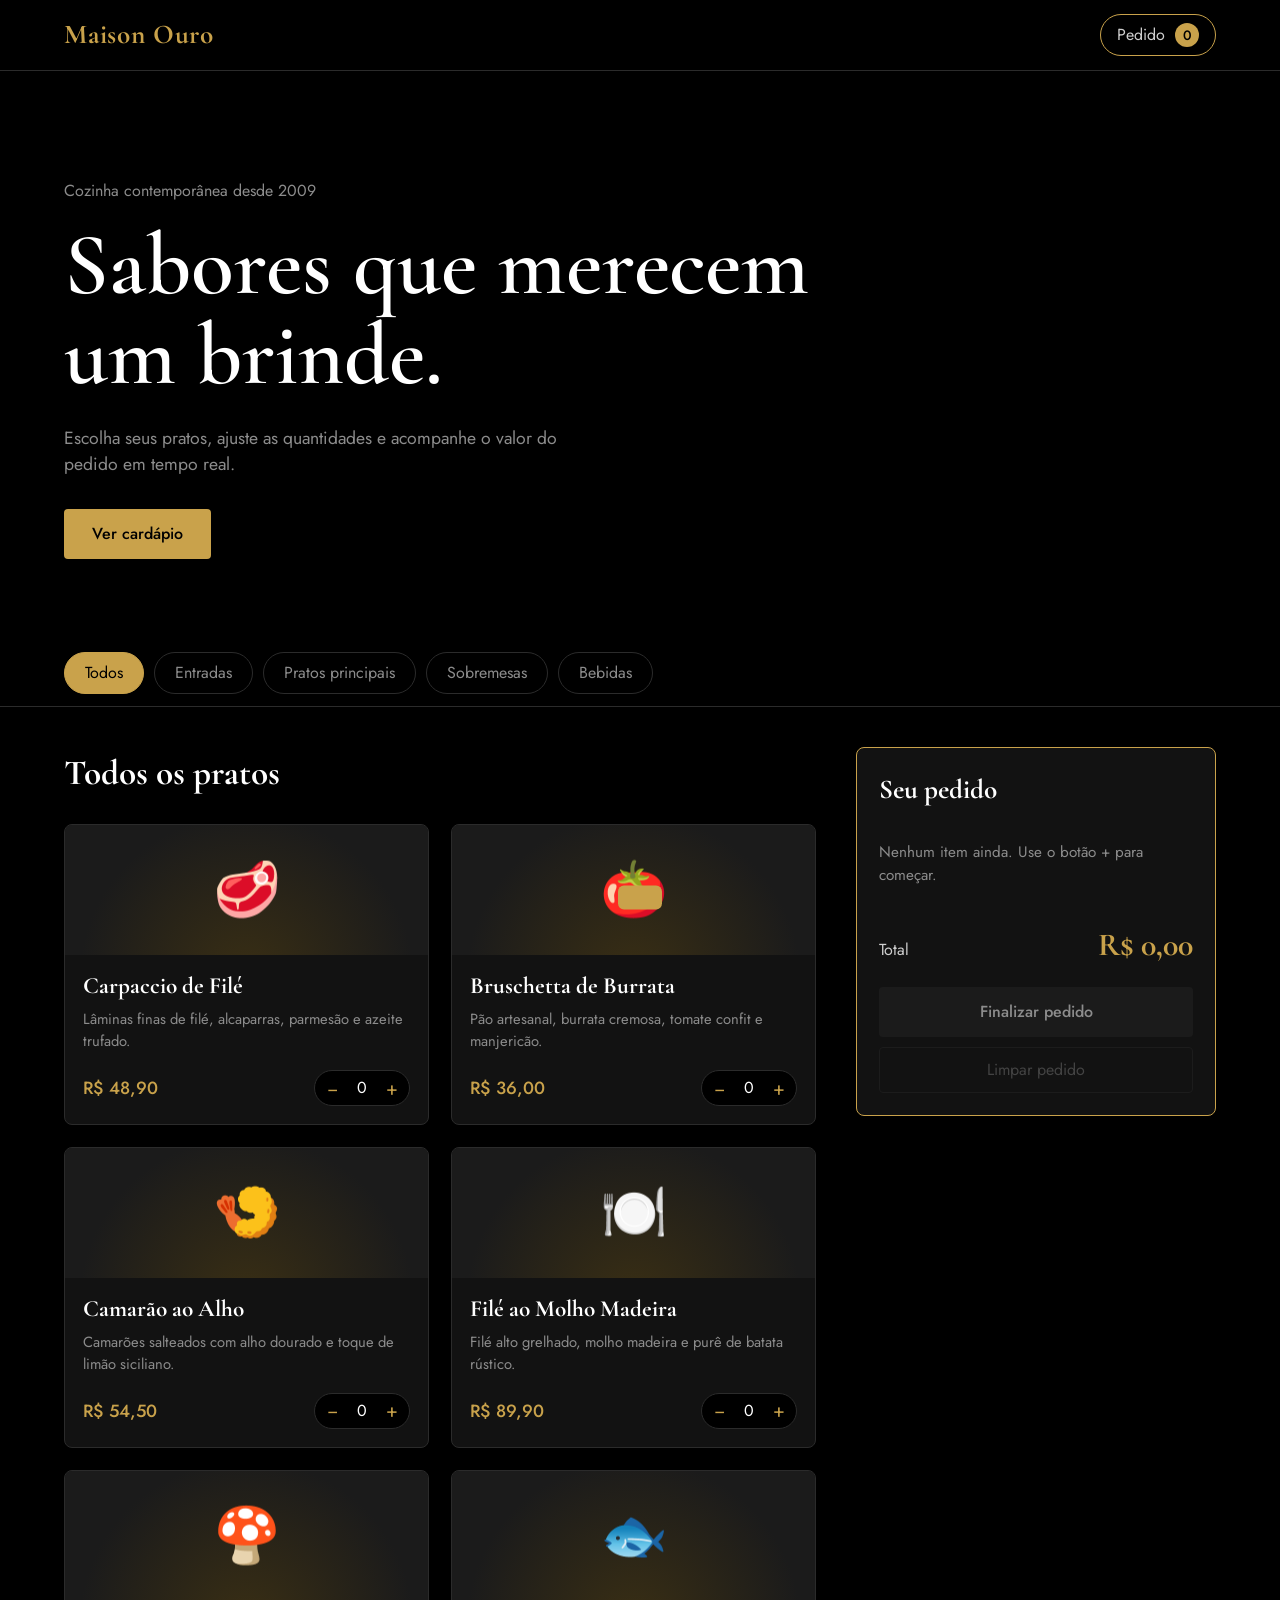
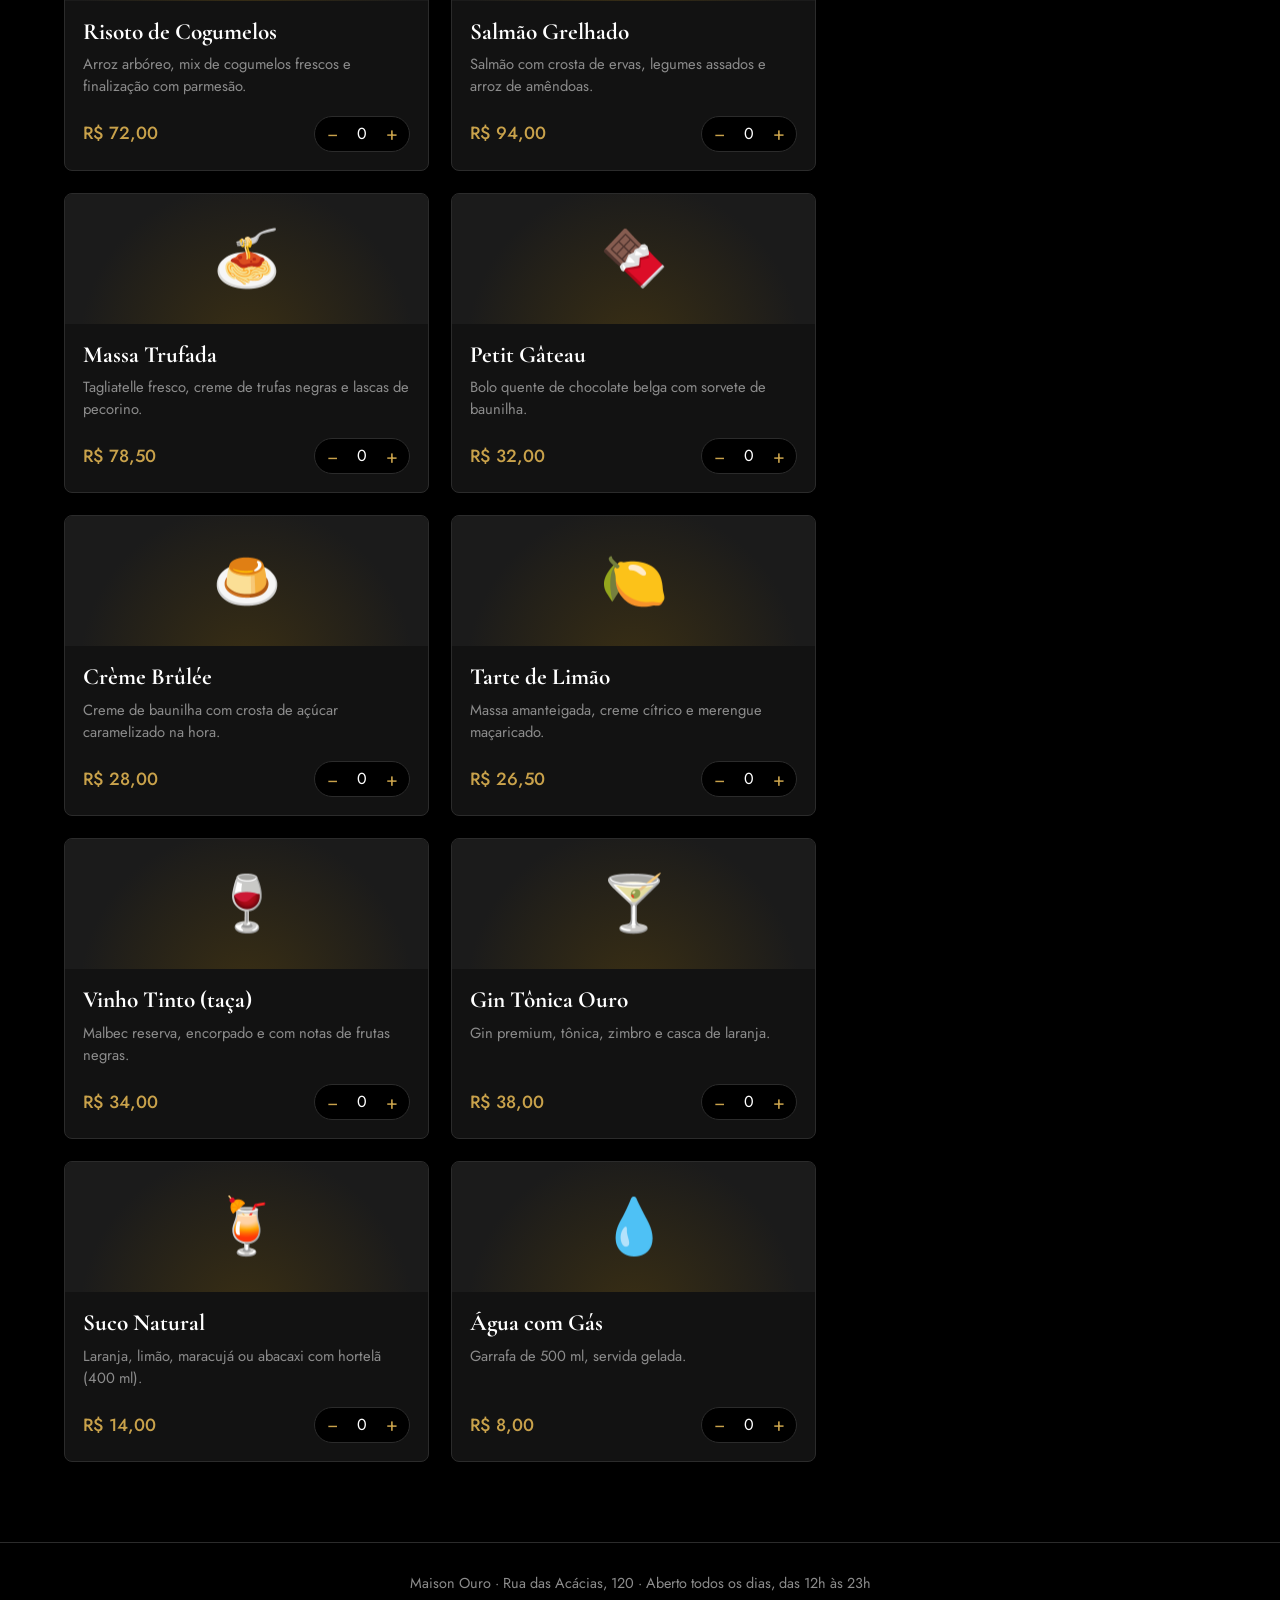
<file: index.html>
<!DOCTYPE html>
<html lang="pt-BR">
<head>
  <meta charset="UTF-8">
  <meta name="viewport" content="width=device-width, initial-scale=1">
  <title>Maison Ouro – Cardápio Digital</title>
  <link rel="preconnect" href="https://fonts.googleapis.com">
  <link rel="preconnect" href="https://fonts.gstatic.com" crossorigin>
  <link href="https://fonts.googleapis.com/css2?family=Cormorant+Garamond:wght@500;600;700&family=Jost:wght@400;500&display=swap" rel="stylesheet">
  <link rel="stylesheet" href="css/style.css">
</head>
<body>
  <header class="topo">
    <span class="marca">Maison Ouro</span>
    <button class="btn-carrinho" id="abrirCarrinho" aria-label="Abrir pedido">
      Pedido <span class="contador" id="contador">0</span>
    </button>
  </header>

  <section class="hero">
    <p class="hero-sub">Cozinha contemporânea desde 2009</p>
    <h1>Sabores que merecem<br>um brinde.</h1>
    <p class="hero-txt">Escolha seus pratos, ajuste as quantidades e acompanhe o valor do pedido em tempo real.</p>
    <a href="#cardapio" class="btn-ouro">Ver cardápio</a>
  </section>

  <nav class="categorias" id="categorias" aria-label="Categorias do cardápio"></nav>

  <main class="layout" id="cardapio">
    <section>
      <h2 class="titulo-secao" id="tituloSecao">Todos os pratos</h2>
      <div class="grade" id="grade"></div>
    </section>

    <aside class="carrinho" id="carrinho" aria-label="Seu pedido">
      <div class="carrinho-topo">
        <h2>Seu pedido</h2>
        <button class="fechar" id="fecharCarrinho" aria-label="Fechar pedido">&times;</button>
      </div>
      <ul class="itens" id="itens"></ul>
      <p class="vazio" id="vazio">Nenhum item ainda. Use o botão + para começar.</p>
      <div class="total">
        <span>Total</span>
        <strong id="total">R$ 0,00</strong>
      </div>
      <button class="btn-ouro cheio" id="finalizar" disabled>Finalizar pedido</button>
      <button class="btn-limpar" id="limpar" disabled>Limpar pedido</button>
    </aside>
  </main>

  <footer class="rodape">Maison Ouro · Rua das Acácias, 120 · Aberto todos os dias, das 12h às 23h</footer>

  <dialog id="resumo">
    <h2>Confirme seu pedido</h2>
    <ul class="itens" id="resumoItens"></ul>
    <div class="total"><span>Total</span><strong id="resumoTotal"></strong></div>
    <div class="acoes">
      <button class="btn-limpar" id="voltar">Voltar</button>
      <button class="btn-ouro" id="confirmar">Confirmar pedido</button>
    </div>
  </dialog>

  <div class="aviso" id="aviso" role="status"></div>
  <script src="js/script.js"></script>
</body>
</html>
</file>
<file: css/style.css>
:root {
  --preto: #000;
  --superficie: #121212;
  --superficie-2: #1b1b1b;
  --ouro: #c9a24b;
  --ouro-claro: #e3c477;
  --cinza: #8c8c8c;
  --cinza-claro: #cfcfcf;
  --linha: #2b2b2b;
  --serif: "Cormorant Garamond", Georgia, serif;
  --sans: "Jost", system-ui, sans-serif;
}
* { box-sizing: border-box; margin: 0; padding: 0; }
html { scroll-behavior: smooth; scroll-padding-top: 130px; }
body { background: var(--preto); color: var(--cinza-claro); font-family: var(--sans); line-height: 1.5; }
button { font: inherit; cursor: pointer; border: 0; }
:focus-visible { outline: 2px solid var(--ouro); outline-offset: 2px; }

/* Topo */
.topo { position: sticky; top: 0; z-index: 20; display: flex; justify-content: space-between; align-items: center;
  padding: 14px 5vw; background: var(--preto); border-bottom: 1px solid var(--linha); }
.marca { font-family: var(--serif); font-size: 1.7rem; font-weight: 700; color: var(--ouro); letter-spacing: .03em; }
.btn-carrinho { background: transparent; color: var(--cinza-claro); border: 1px solid var(--ouro); padding: 8px 16px; border-radius: 999px; display: flex; gap: 10px; align-items: center; }
.contador { background: var(--ouro); color: var(--preto); font-weight: 500; min-width: 24px; height: 24px; border-radius: 999px; display: grid; place-items: center; font-size: .85rem; }

/* Hero */
.hero { padding: 12vh 5vw 9vh; max-width: 900px; }
.hero-sub { color: var(--cinza); margin-bottom: 18px; }
.hero h1 { font-family: var(--serif); font-weight: 600; font-size: clamp(2.8rem, 8vw, 5.5rem); line-height: 1.02; color: #fff; }
.hero-txt { margin: 24px 0 32px; max-width: 46ch; color: var(--cinza); font-size: 1.1rem; }
.btn-ouro { display: inline-block; background: var(--ouro); color: var(--preto); padding: 13px 28px; border-radius: 4px; font-weight: 500; text-decoration: none; transition: background .2s; }
.btn-ouro:hover:not(:disabled) { background: var(--ouro-claro); }
.btn-ouro:disabled { background: var(--superficie-2); color: var(--cinza); cursor: not-allowed; }
.btn-ouro.cheio { width: 100%; }

/* Categorias */
.categorias { position: sticky; top: 61px; z-index: 15; display: flex; gap: 10px; overflow-x: auto; padding: 12px 5vw; background: var(--preto); border-bottom: 1px solid var(--linha); }
.categorias button { flex: none; background: transparent; color: var(--cinza); border: 1px solid var(--linha); padding: 8px 20px; border-radius: 999px; transition: .2s; }
.categorias button:hover { color: var(--ouro-claro); border-color: var(--ouro); }
.categorias button.ativa { background: var(--ouro); color: var(--preto); border-color: var(--ouro); }

/* Layout */
.layout { display: grid; grid-template-columns: 1fr 360px; gap: 40px; padding: 40px 5vw 80px; align-items: start; }
.titulo-secao { font-family: var(--serif); font-size: 2.2rem; color: #fff; margin-bottom: 24px; }
.grade { display: grid; grid-template-columns: repeat(auto-fill, minmax(240px, 1fr)); gap: 22px; }

/* Cartões de produto */
.prato { background: var(--superficie); border: 1px solid var(--linha); border-radius: 8px; overflow: hidden; display: flex; flex-direction: column; transition: border-color .2s; }
.prato:hover, .prato.no-pedido { border-color: var(--ouro); }
.prato-foto { height: 130px; display: grid; place-items: center; font-size: 3.4rem; background: radial-gradient(circle at 50% 120%, #3a2f14, var(--superficie-2) 70%); }
.prato-corpo { padding: 18px; display: flex; flex-direction: column; gap: 8px; flex: 1; }
.prato h3 { font-family: var(--serif); font-size: 1.45rem; color: #fff; line-height: 1.15; }
.prato p { color: var(--cinza); font-size: .92rem; flex: 1; }
.prato-rodape { display: flex; justify-content: space-between; align-items: center; margin-top: 10px; }
.preco { color: var(--ouro); font-weight: 500; font-size: 1.1rem; }

/* Seletor de quantidade */
.qtd { display: inline-flex; align-items: center; border: 1px solid var(--linha); border-radius: 999px; background: var(--preto); }
.qtd button { width: 34px; height: 34px; background: transparent; color: var(--ouro); font-size: 1.2rem; border-radius: 999px; }
.qtd button:hover { background: var(--superficie-2); }
.qtd span { min-width: 26px; text-align: center; color: #fff; }

/* Carrinho */
.carrinho { position: sticky; top: 140px; background: var(--superficie); border: 1px solid var(--ouro); border-radius: 8px; padding: 22px; }
.carrinho-topo { display: flex; justify-content: space-between; align-items: center; margin-bottom: 14px; }
.carrinho h2, dialog h2 { font-family: var(--serif); font-size: 1.7rem; color: #fff; }
.fechar { display: none; background: none; color: var(--cinza-claro); font-size: 2rem; line-height: 1; }
.itens { list-style: none; max-height: 42vh; overflow-y: auto; }
.item { display: grid; grid-template-columns: 1fr auto; gap: 2px 12px; padding: 12px 0; border-bottom: 1px solid var(--linha); }
.item-nome { color: #fff; }
.item-valor { color: var(--ouro); text-align: right; }
.item-detalhe { color: var(--cinza); font-size: .85rem; }
.item .qtd { justify-self: end; }
.item .qtd button { width: 28px; height: 28px; }
.vazio { color: var(--cinza); padding: 16px 0; font-size: .95rem; }
.total { display: flex; justify-content: space-between; align-items: baseline; padding: 18px 0; }
.total strong { font-family: var(--serif); font-size: 2rem; color: var(--ouro); }
.btn-limpar { width: 100%; margin-top: 10px; background: transparent; color: var(--cinza); padding: 10px; border: 1px solid var(--linha); border-radius: 4px; }
.btn-limpar:hover:not(:disabled) { color: #fff; border-color: var(--cinza); }
.btn-limpar:disabled { opacity: .4; cursor: not-allowed; }

/* Diálogo e aviso */
dialog { margin: auto; width: min(460px, 92vw); background: var(--superficie); color: var(--cinza-claro); border: 1px solid var(--ouro); border-radius: 8px; padding: 26px; }
dialog::backdrop { background: rgba(0,0,0,.8); }
dialog .acoes { display: flex; gap: 12px; }
dialog .acoes > * { flex: 1; margin: 0; text-align: center; }
.aviso { position: fixed; left: 50%; bottom: 24px; transform: translate(-50%, 140%); background: var(--ouro); color: var(--preto); padding: 12px 22px; border-radius: 6px; font-weight: 500; transition: transform .3s; z-index: 50; max-width: 90vw; }
.aviso.visivel { transform: translate(-50%, 0); }
.rodape { text-align: center; color: var(--cinza); padding: 30px 5vw; border-top: 1px solid var(--linha); font-size: .9rem; }

/* Mobile: carrinho vira gaveta */
@media (max-width: 920px) {
  .layout { grid-template-columns: 1fr; }
  .carrinho { position: fixed; inset: auto 0 0 0; top: auto; z-index: 40; border-radius: 16px 16px 0 0; transform: translateY(105%); transition: transform .3s; max-height: 85vh; overflow-y: auto; }
  .carrinho.aberto { transform: translateY(0); }
  .fechar { display: block; }
}
@media (prefers-reduced-motion: reduce) { * { transition: none !important; scroll-behavior: auto !important; } }
</file>
